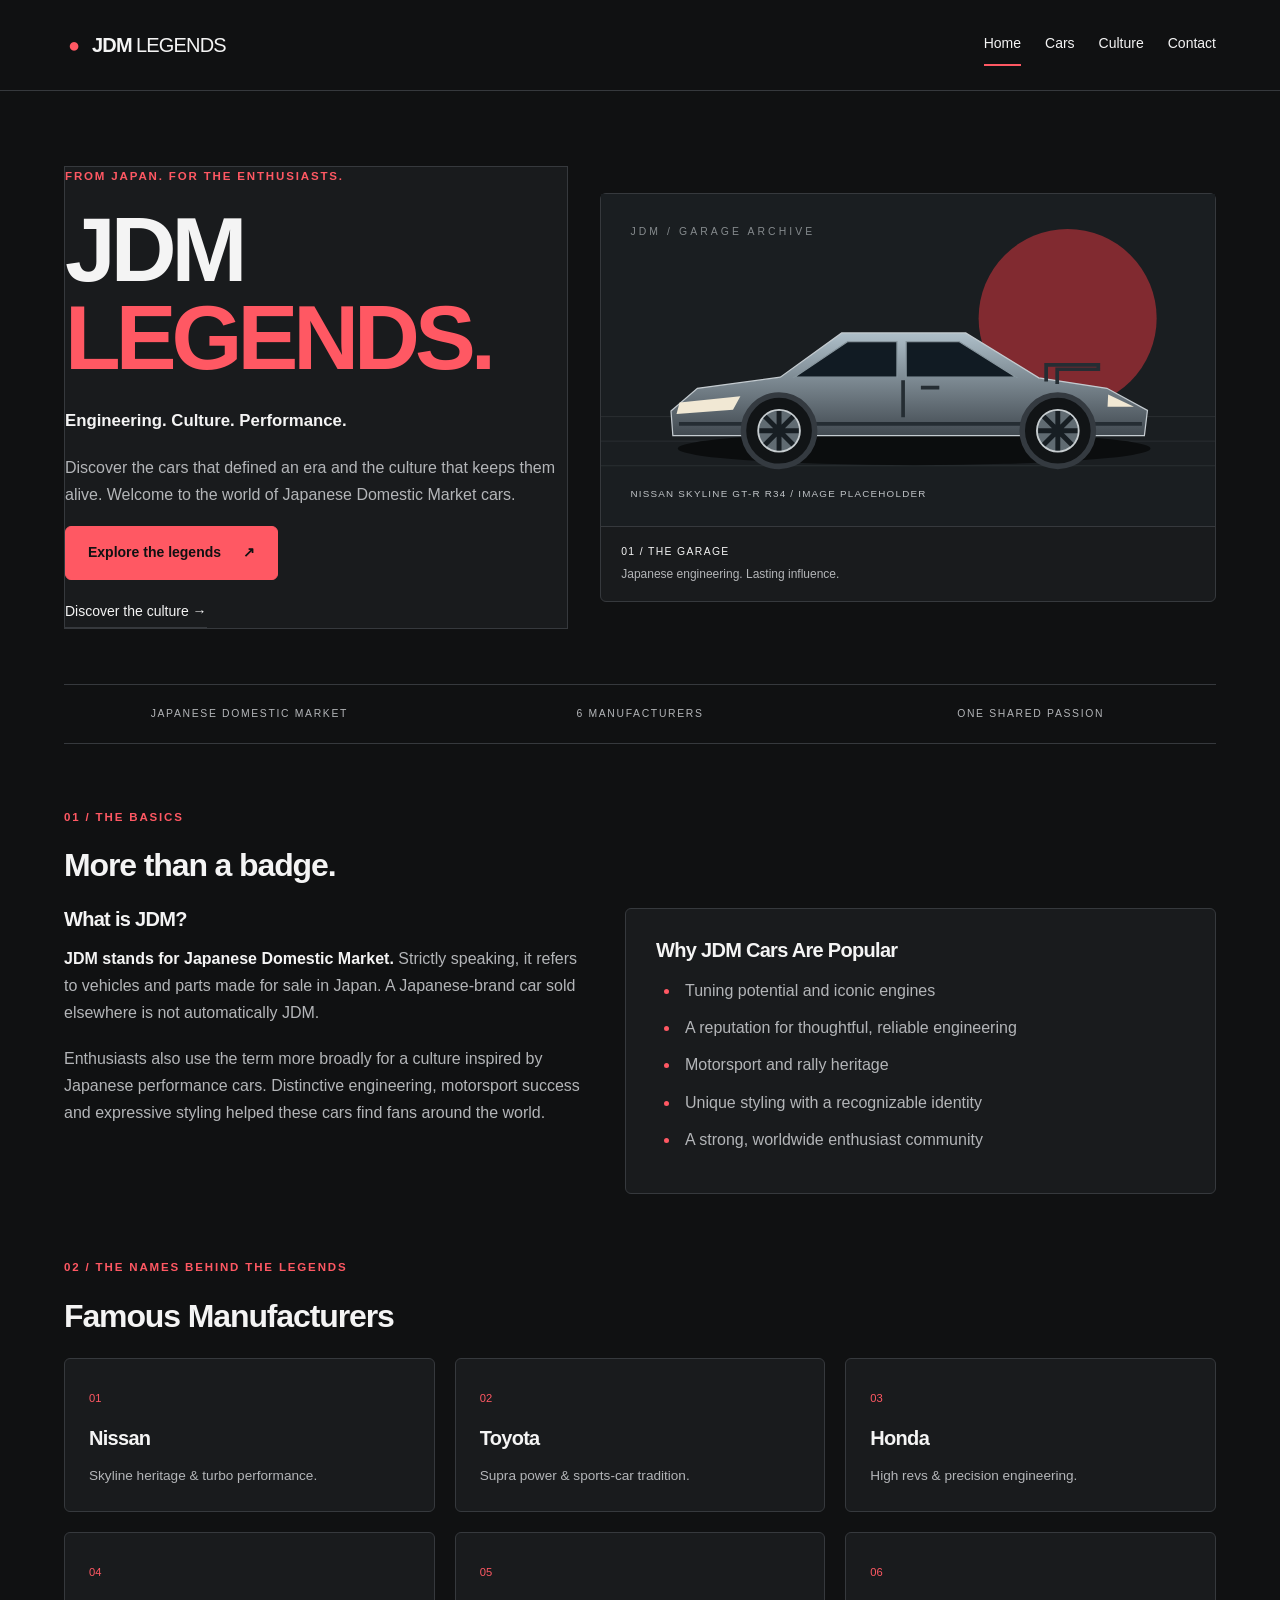
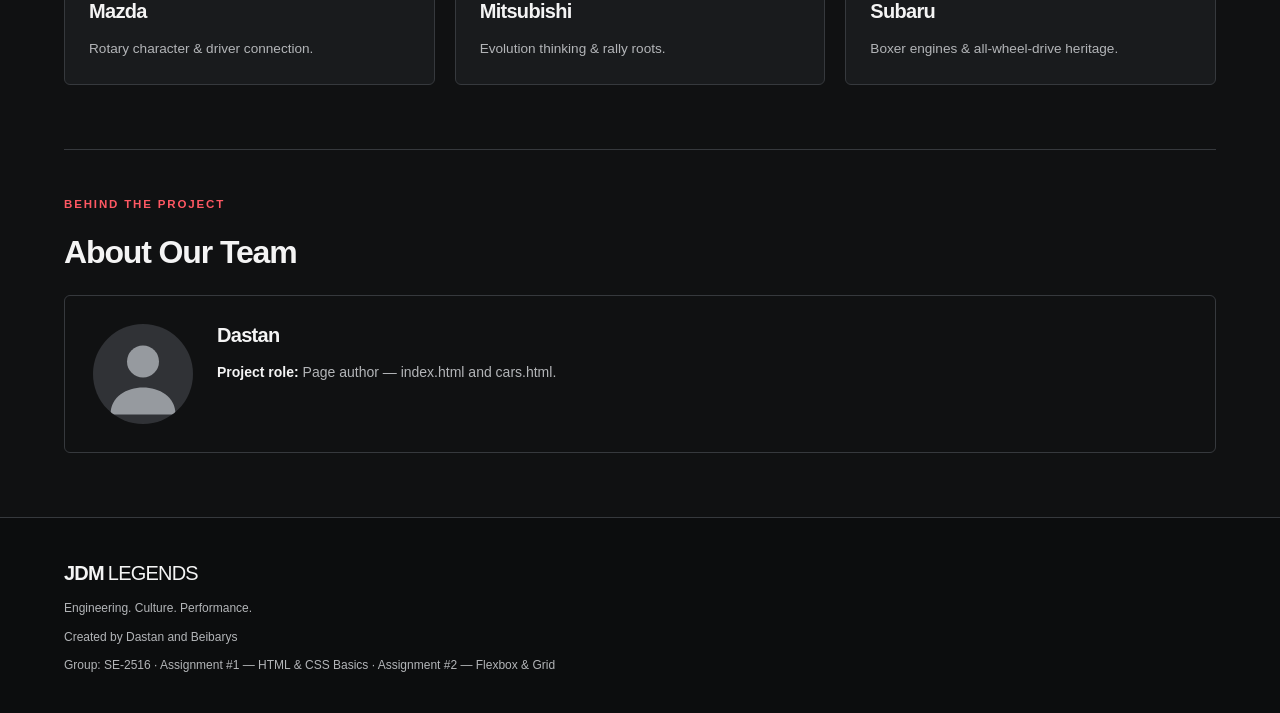
<file: index.html>
<!doctype html>
<html lang="en">
    <head>
        <meta charset="UTF-8" />
        <meta name="viewport" content="width=device-width, initial-scale=1.0" />
        <!--
        Team: [TEAM NAME]
        Student 1: Dastan
        Student 2: Beibarys
        Group: SE-2516
    -->
        <title>JDM Legends | Home</title>
        <meta
            name="description"
            content="Explore Japanese cars, culture and community with JDM Legends, an HTML and CSS student project."
        />
        <link rel="stylesheet" href="css/style.css" />
    </head>
    <body>
        <a class="skip-link" href="#main-content">Skip to content</a>
        <header id="main-header" class="site-header">
            <div class="container header-inner">
                <a class="brand" href="index.html"
                    ><span class="brand-mark" aria-hidden="true">●</span> JDM<span>LEGENDS</span></a
                >
                <nav class="nav-menu" aria-label="Main navigation">
                    <a href="index.html" class="active" aria-current="page">Home</a>
                    <a href="cars.html">Cars</a>
                    <a href="culture.html">Culture</a>
                    <a href="contact.html">Contact</a>
                </nav>
            </div>
        </header>
        <main id="main-content" class="container">
            <section class="hero">
                <div class="hero-copy">
                    <p class="eyebrow">From Japan. For the enthusiasts.</p>
                    <h1>JDM<br /><span>LEGENDS.</span></h1>
                    <p class="hero-tagline">Engineering. Culture. Performance.</p>
                    <p>
                        Discover the cars that defined an era and the culture that keeps them alive.
                        Welcome to the world of Japanese Domestic Market cars.
                    </p>
                    <a class="button" href="cars.html"
                        >Explore the legends <span aria-hidden="true">↗</span></a
                    >
                    <a class="text-link" href="culture.html">Discover the culture →</a>
                </div>
                <figure class="hero-image">
                    <img
                        src="images/r34-placeholder.svg"
                        alt="Generic sports coupe illustration, a placeholder for a Nissan Skyline GT-R R34 photograph"
                        width="1000"
                        height="540"
                    />
                    <figcaption>
                        <span>01 / THE GARAGE</span> Japanese engineering. Lasting influence.
                    </figcaption>
                </figure>
            </section>
            <div class="intro-strip">
                <span>JAPANESE DOMESTIC MARKET</span><span>6 MANUFACTURERS</span
                ><span>ONE SHARED PASSION</span>
            </div>
            <section class="section-block">
                <p class="eyebrow">01 / The basics</p>
                <h2>More than a badge.</h2>
                <div class="two-column">
                    <article>
                        <h3>What is JDM?</h3>
                        <p>
                            <strong>JDM stands for Japanese Domestic Market.</strong> Strictly
                            speaking, it refers to vehicles and parts made for sale in Japan. A
                            Japanese-brand car sold elsewhere is not automatically JDM.
                        </p>
                        <p>
                            Enthusiasts also use the term more broadly for a culture inspired by
                            Japanese performance cars. Distinctive engineering, motorsport success
                            and expressive styling helped these cars find fans around the world.
                        </p>
                    </article>
                    <article class="panel">
                        <h3>Why JDM Cars Are Popular</h3>
                        <ul class="feature-list">
                            <li>Tuning potential and iconic engines</li>
                            <li>A reputation for thoughtful, reliable engineering</li>
                            <li>Motorsport and rally heritage</li>
                            <li>Unique styling with a recognizable identity</li>
                            <li>A strong, worldwide enthusiast community</li>
                        </ul>
                    </article>
                </div>
            </section>
            <section class="section-block">
                <p class="eyebrow">02 / The names behind the legends</p>
                <h2>Famous Manufacturers</h2>
                <div class="manufacturer-list">
                    <article>
                        <span>01</span>
                        <h3>Nissan</h3>
                        <p>Skyline heritage &amp; turbo performance.</p>
                    </article>
                    <article>
                        <span>02</span>
                        <h3>Toyota</h3>
                        <p>Supra power &amp; sports-car tradition.</p>
                    </article>
                    <article>
                        <span>03</span>
                        <h3>Honda</h3>
                        <p>High revs &amp; precision engineering.</p>
                    </article>
                    <article>
                        <span>04</span>
                        <h3>Mazda</h3>
                        <p>Rotary character &amp; driver connection.</p>
                    </article>
                    <article>
                        <span>05</span>
                        <h3>Mitsubishi</h3>
                        <p>Evolution thinking &amp; rally roots.</p>
                    </article>
                    <article>
                        <span>06</span>
                        <h3>Subaru</h3>
                        <p>Boxer engines &amp; all-wheel-drive heritage.</p>
                    </article>
                </div>
            </section>
            <section class="team-section" aria-labelledby="team-heading">
                <p class="eyebrow">Behind the project</p>
                <h2 id="team-heading">About Our Team</h2>
                <article class="team-member">
                    <img
                        class="profile-image"
                        src="images/profile-placeholder.svg"
                        alt="Profile photo placeholder for Dastan"
                        width="100"
                        height="100"
                    />
                    <div class="team-copy">
                        <h3>Dastan</h3>
                        <p>
                            <strong>Project role:</strong> Page author — index.html and cars.html.
                        </p>
                    </div>
                </article>
            </section>
        </main>
        <footer class="site-footer">
            <div class="container">
                <a class="brand" href="index.html">JDM<span>LEGENDS</span></a>
                <p>Engineering. Culture. Performance.</p>
                <p>Created by Dastan and Beibarys</p>
                <p>
                    Group: SE-2516 · Assignment #1 — HTML &amp; CSS Basics · Assignment #2 — Flexbox
                    &amp; Grid
                </p>
            </div>
        </footer>
    </body>
</html>
</file>
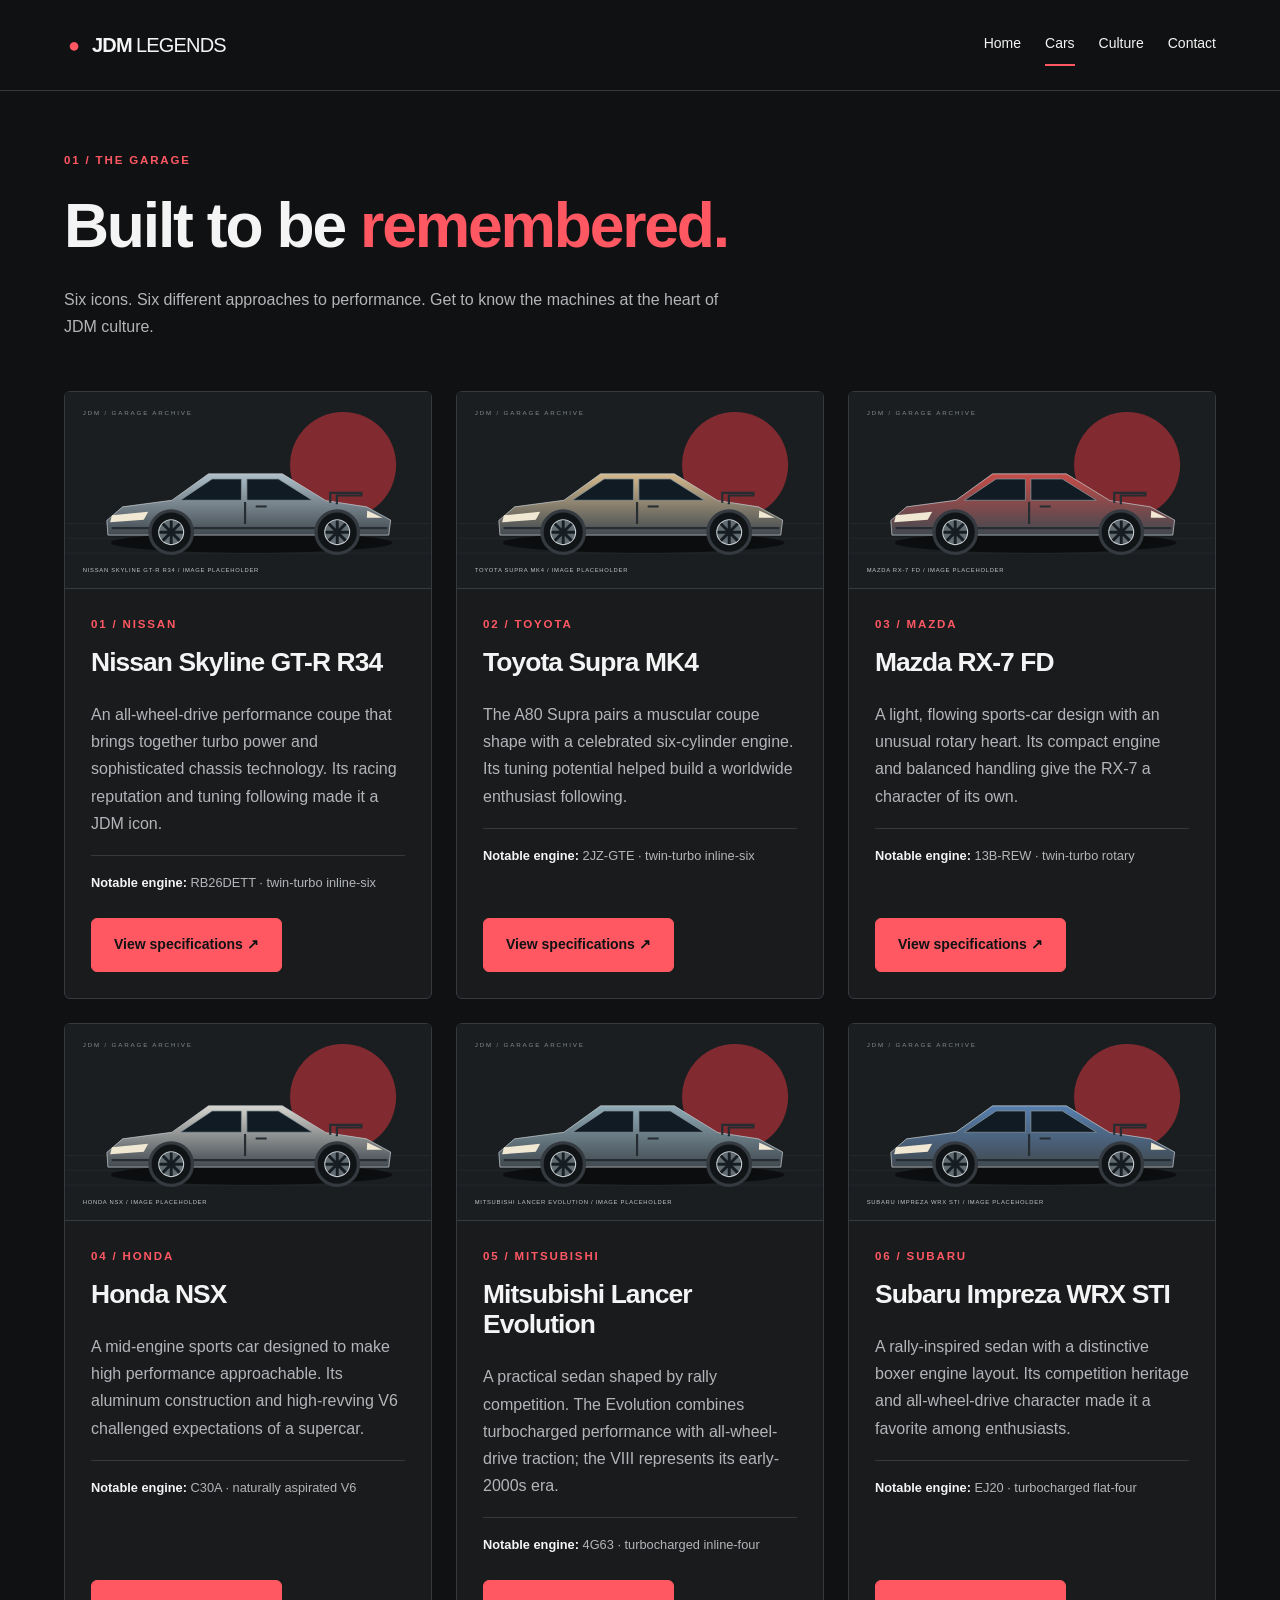
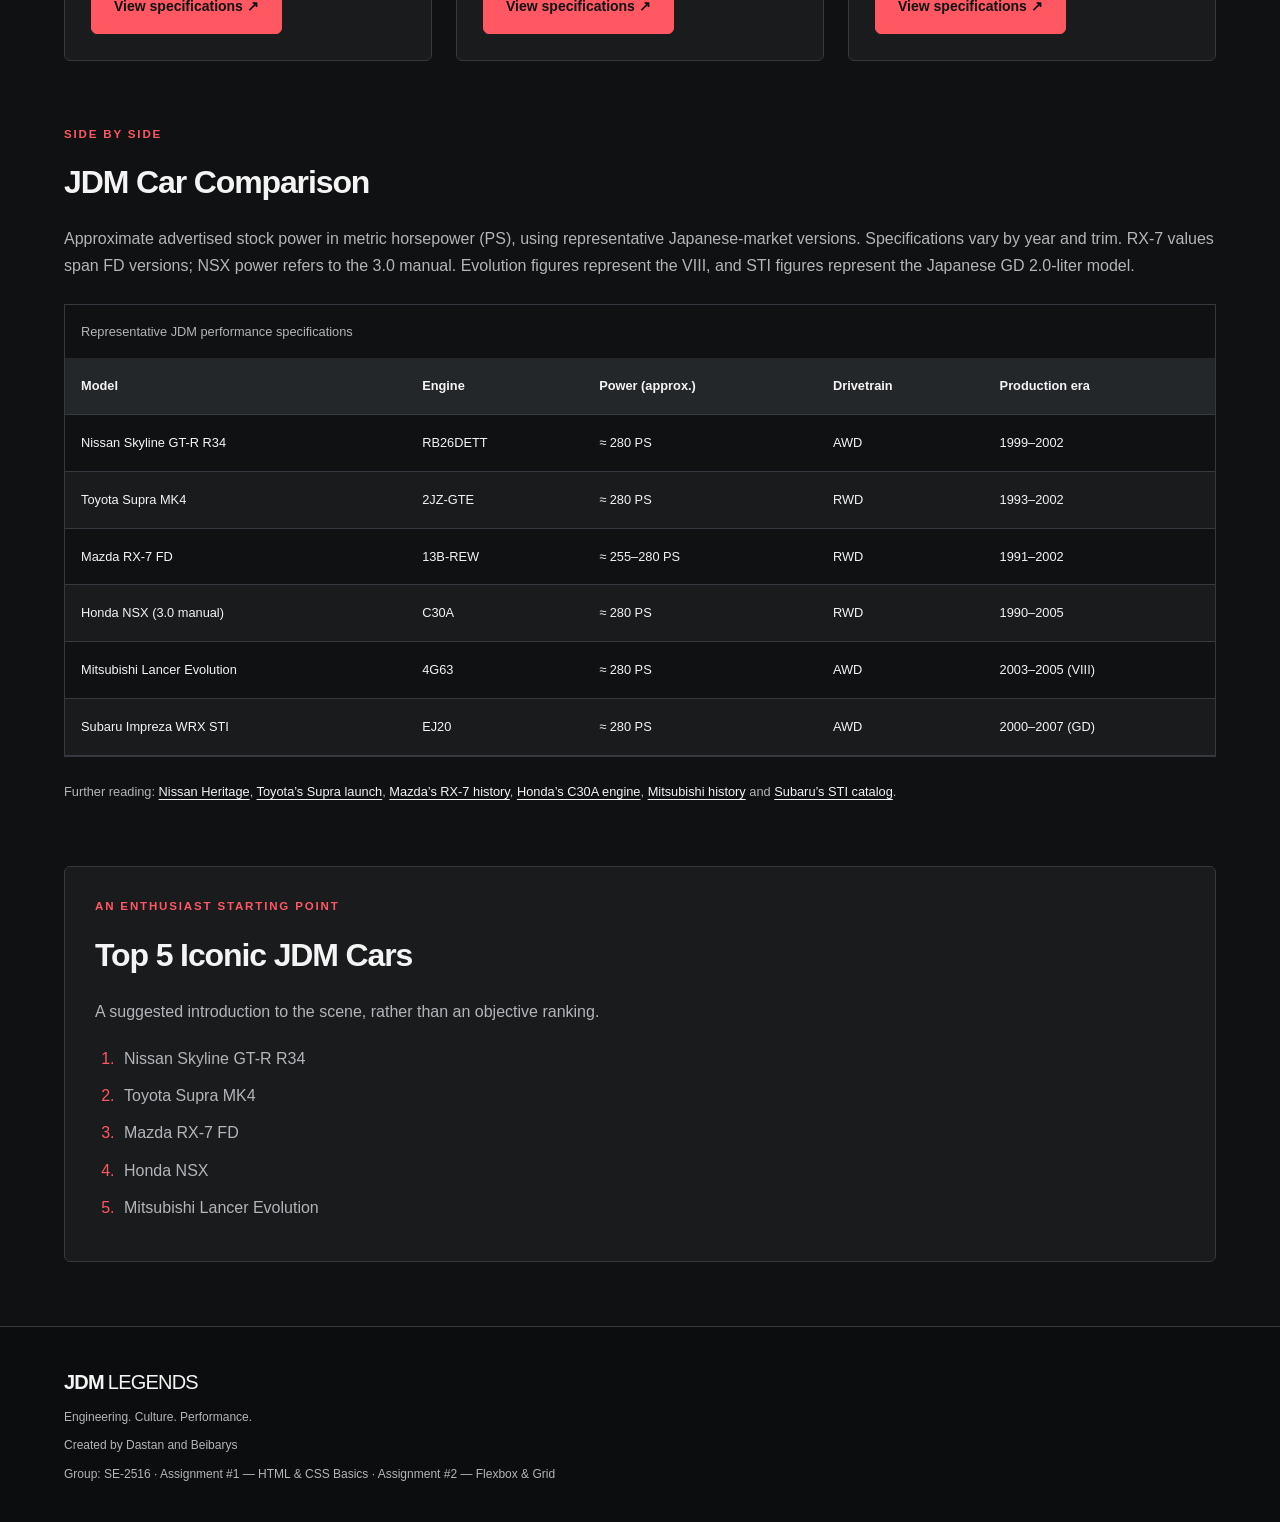
<file: cars.html>
<!doctype html>
<html lang="en">
    <head>
        <meta charset="UTF-8" />
        <meta name="viewport" content="width=device-width, initial-scale=1.0" />
        <!--
        Team: [TEAM NAME]
        Student 1: Dastan
        Student 2: Beibarys
        Group: SE-2516
    -->
        <title>JDM Legends | Cars</title>
        <meta
            name="description"
            content="Explore Japanese cars, culture and community with JDM Legends, an HTML and CSS student project."
        />
        <link rel="stylesheet" href="css/style.css" />
    </head>
    <body>
        <a class="skip-link" href="#main-content">Skip to content</a>
        <header id="main-header" class="site-header">
            <div class="container header-inner">
                <a class="brand" href="index.html"
                    ><span class="brand-mark" aria-hidden="true">●</span> JDM<span>LEGENDS</span></a
                >
                <nav class="nav-menu" aria-label="Main navigation">
                    <a href="index.html">Home</a>
                    <a href="cars.html" class="active" aria-current="page">Cars</a>
                    <a href="culture.html">Culture</a>
                    <a href="contact.html">Contact</a>
                </nav>
            </div>
        </header>
        <main id="main-content" class="container">
            <section class="page-intro">
                <p class="eyebrow">01 / The garage</p>
                <h1>Built to be <span>remembered.</span></h1>
                <p>
                    Six icons. Six different approaches to performance. Get to know the machines at
                    the heart of JDM culture.
                </p>
            </section>
            <section class="car-list car-cards" aria-label="Iconic Japanese cars">
                <article class="car-card">
                    <img
                        src="images/r34-placeholder.svg"
                        alt="Generic car illustration placeholder for Nissan Skyline GT-R R34; not a model-accurate drawing"
                        width="1000"
                        height="540"
                        loading="lazy"
                    />
                    <div class="card-body">
                        <p class="eyebrow">01 / Nissan</p>
                        <h2>Nissan Skyline GT-R R34</h2>
                        <p>
                            An all-wheel-drive performance coupe that brings together turbo power
                            and sophisticated chassis technology. Its racing reputation and tuning
                            following made it a JDM icon.
                        </p>
                        <p class="engine">
                            <strong>Notable engine:</strong> RB26DETT · twin-turbo inline-six
                        </p>
                        <a
                            class="button card-button"
                            href="#spec-r34"
                            aria-label="View specifications for Nissan Skyline GT-R R34"
                            >View specifications ↗</a
                        >
                    </div>
                </article>
                <article class="car-card">
                    <img
                        src="images/supra-placeholder.svg"
                        alt="Generic car illustration placeholder for Toyota Supra MK4; not a model-accurate drawing"
                        width="1000"
                        height="540"
                        loading="lazy"
                    />
                    <div class="card-body">
                        <p class="eyebrow">02 / Toyota</p>
                        <h2>Toyota Supra MK4</h2>
                        <p>
                            The A80 Supra pairs a muscular coupe shape with a celebrated
                            six-cylinder engine. Its tuning potential helped build a worldwide
                            enthusiast following.
                        </p>
                        <p class="engine">
                            <strong>Notable engine:</strong> 2JZ-GTE · twin-turbo inline-six
                        </p>
                        <a
                            class="button card-button"
                            href="#spec-supra"
                            aria-label="View specifications for Toyota Supra MK4"
                            >View specifications ↗</a
                        >
                    </div>
                </article>
                <article class="car-card">
                    <img
                        src="images/rx7-placeholder.svg"
                        alt="Generic car illustration placeholder for Mazda RX-7 FD; not a model-accurate drawing"
                        width="1000"
                        height="540"
                        loading="lazy"
                    />
                    <div class="card-body">
                        <p class="eyebrow">03 / Mazda</p>
                        <h2>Mazda RX-7 FD</h2>
                        <p>
                            A light, flowing sports-car design with an unusual rotary heart. Its
                            compact engine and balanced handling give the RX-7 a character of its
                            own.
                        </p>
                        <p class="engine">
                            <strong>Notable engine:</strong> 13B-REW · twin-turbo rotary
                        </p>
                        <a
                            class="button card-button"
                            href="#spec-rx7"
                            aria-label="View specifications for Mazda RX-7 FD"
                            >View specifications ↗</a
                        >
                    </div>
                </article>
                <article class="car-card">
                    <img
                        src="images/nsx-placeholder.svg"
                        alt="Generic car illustration placeholder for Honda NSX; not a model-accurate drawing"
                        width="1000"
                        height="540"
                        loading="lazy"
                    />
                    <div class="card-body">
                        <p class="eyebrow">04 / Honda</p>
                        <h2>Honda NSX</h2>
                        <p>
                            A mid-engine sports car designed to make high performance approachable.
                            Its aluminum construction and high-revving V6 challenged expectations of
                            a supercar.
                        </p>
                        <p class="engine">
                            <strong>Notable engine:</strong> C30A · naturally aspirated V6
                        </p>
                        <a
                            class="button card-button"
                            href="#spec-nsx"
                            aria-label="View specifications for Honda NSX"
                            >View specifications ↗</a
                        >
                    </div>
                </article>
                <article class="car-card">
                    <img
                        src="images/evo-placeholder.svg"
                        alt="Generic car illustration placeholder for Mitsubishi Lancer Evolution; not a model-accurate drawing"
                        width="1000"
                        height="540"
                        loading="lazy"
                    />
                    <div class="card-body">
                        <p class="eyebrow">05 / Mitsubishi</p>
                        <h2>Mitsubishi Lancer Evolution</h2>
                        <p>
                            A practical sedan shaped by rally competition. The Evolution combines
                            turbocharged performance with all-wheel-drive traction; the VIII
                            represents its early-2000s era.
                        </p>
                        <p class="engine">
                            <strong>Notable engine:</strong> 4G63 · turbocharged inline-four
                        </p>
                        <a
                            class="button card-button"
                            href="#spec-evo"
                            aria-label="View specifications for Mitsubishi Lancer Evolution"
                            >View specifications ↗</a
                        >
                    </div>
                </article>
                <article class="car-card">
                    <img
                        src="images/sti-placeholder.svg"
                        alt="Generic car illustration placeholder for Subaru Impreza WRX STI; not a model-accurate drawing"
                        width="1000"
                        height="540"
                        loading="lazy"
                    />
                    <div class="card-body">
                        <p class="eyebrow">06 / Subaru</p>
                        <h2>Subaru Impreza WRX STI</h2>
                        <p>
                            A rally-inspired sedan with a distinctive boxer engine layout. Its
                            competition heritage and all-wheel-drive character made it a favorite
                            among enthusiasts.
                        </p>
                        <p class="engine">
                            <strong>Notable engine:</strong> EJ20 · turbocharged flat-four
                        </p>
                        <a
                            class="button card-button"
                            href="#spec-sti"
                            aria-label="View specifications for Subaru Impreza WRX STI"
                            >View specifications ↗</a
                        >
                    </div>
                </article>
            </section>
            <section class="section-block">
                <p class="eyebrow">Side by side</p>
                <h2>JDM Car Comparison</h2>
                <p id="table-note">
                    Approximate advertised stock power in metric horsepower (PS), using
                    representative Japanese-market versions. Specifications vary by year and trim.
                    RX-7 values span FD versions; NSX power refers to the 3.0 manual. Evolution
                    figures represent the VIII, and STI figures represent the Japanese GD 2.0-liter
                    model.
                </p>
                <div
                    class="table-scroll"
                    role="region"
                    aria-label="Scrollable car comparison"
                    tabindex="0"
                >
                    <table aria-describedby="table-note">
                        <caption>
                            Representative JDM performance specifications
                        </caption>
                        <thead>
                            <tr>
                                <th scope="col">Model</th>
                                <th scope="col">Engine</th>
                                <th scope="col">Power (approx.)</th>
                                <th scope="col">Drivetrain</th>
                                <th scope="col">Production era</th>
                            </tr>
                        </thead>
                        <tbody>
                            <tr id="spec-r34" tabindex="-1">
                                <th scope="row">Nissan Skyline GT-R R34</th>
                                <td>RB26DETT</td>
                                <td>≈ 280 PS</td>
                                <td>AWD</td>
                                <td>1999–2002</td>
                            </tr>
                            <tr id="spec-supra" tabindex="-1">
                                <th scope="row">Toyota Supra MK4</th>
                                <td>2JZ-GTE</td>
                                <td>≈ 280 PS</td>
                                <td>RWD</td>
                                <td>1993–2002</td>
                            </tr>
                            <tr id="spec-rx7" tabindex="-1">
                                <th scope="row">Mazda RX-7 FD</th>
                                <td>13B-REW</td>
                                <td>≈ 255–280 PS</td>
                                <td>RWD</td>
                                <td>1991–2002</td>
                            </tr>
                            <tr id="spec-nsx" tabindex="-1">
                                <th scope="row">Honda NSX (3.0 manual)</th>
                                <td>C30A</td>
                                <td>≈ 280 PS</td>
                                <td>RWD</td>
                                <td>1990–2005</td>
                            </tr>
                            <tr id="spec-evo" tabindex="-1">
                                <th scope="row">Mitsubishi Lancer Evolution</th>
                                <td>4G63</td>
                                <td>≈ 280 PS</td>
                                <td>AWD</td>
                                <td>2003–2005 (VIII)</td>
                            </tr>
                            <tr id="spec-sti" tabindex="-1">
                                <th scope="row">Subaru Impreza WRX STI</th>
                                <td>EJ20</td>
                                <td>≈ 280 PS</td>
                                <td>AWD</td>
                                <td>2000–2007 (GD)</td>
                            </tr>
                        </tbody>
                    </table>
                </div>
                <p class="source-note">
                    Further reading:
                    <a href="https://www.nissan.co.jp/HERITAGE/DETAIL/280.html">Nissan Heritage</a>,
                    <a href="https://global.toyota/en/detail/7868203">Toyota’s Supra launch</a>,
                    <a
                        href="https://newsroom.mazda.com/en/publicity/release/1998/9812/981215be.html"
                        >Mazda’s RX-7 history</a
                    >,
                    <a href="https://global.honda/en/tech/engine/car/C30A_NSX_vtec_DOHC/"
                        >Honda’s C30A engine</a
                    >,
                    <a href="https://www.mitsubishi-motors.com/en/company/history/car/"
                        >Mitsubishi history</a
                    >
                    and
                    <a href="https://ucar.subaru.jp/php/catalog/grade.php?cat_id=10020623"
                        >Subaru’s STI catalog</a
                    >.
                </p>
            </section>
            <section class="panel section-block">
                <p class="eyebrow">An enthusiast starting point</p>
                <h2>Top 5 Iconic JDM Cars</h2>
                <p>A suggested introduction to the scene, rather than an objective ranking.</p>
                <ol class="ranking-list">
                    <li>Nissan Skyline GT-R R34</li>
                    <li>Toyota Supra MK4</li>
                    <li>Mazda RX-7 FD</li>
                    <li>Honda NSX</li>
                    <li>Mitsubishi Lancer Evolution</li>
                </ol>
            </section>
        </main>
        <footer class="site-footer">
            <div class="container">
                <a class="brand" href="index.html">JDM<span>LEGENDS</span></a>
                <p>Engineering. Culture. Performance.</p>
                <p>Created by Dastan and Beibarys</p>
                <p>
                    Group: SE-2516 · Assignment #1 — HTML &amp; CSS Basics · Assignment #2 — Flexbox
                    &amp; Grid
                </p>
            </div>
        </footer>
    </body>
</html>
</file>
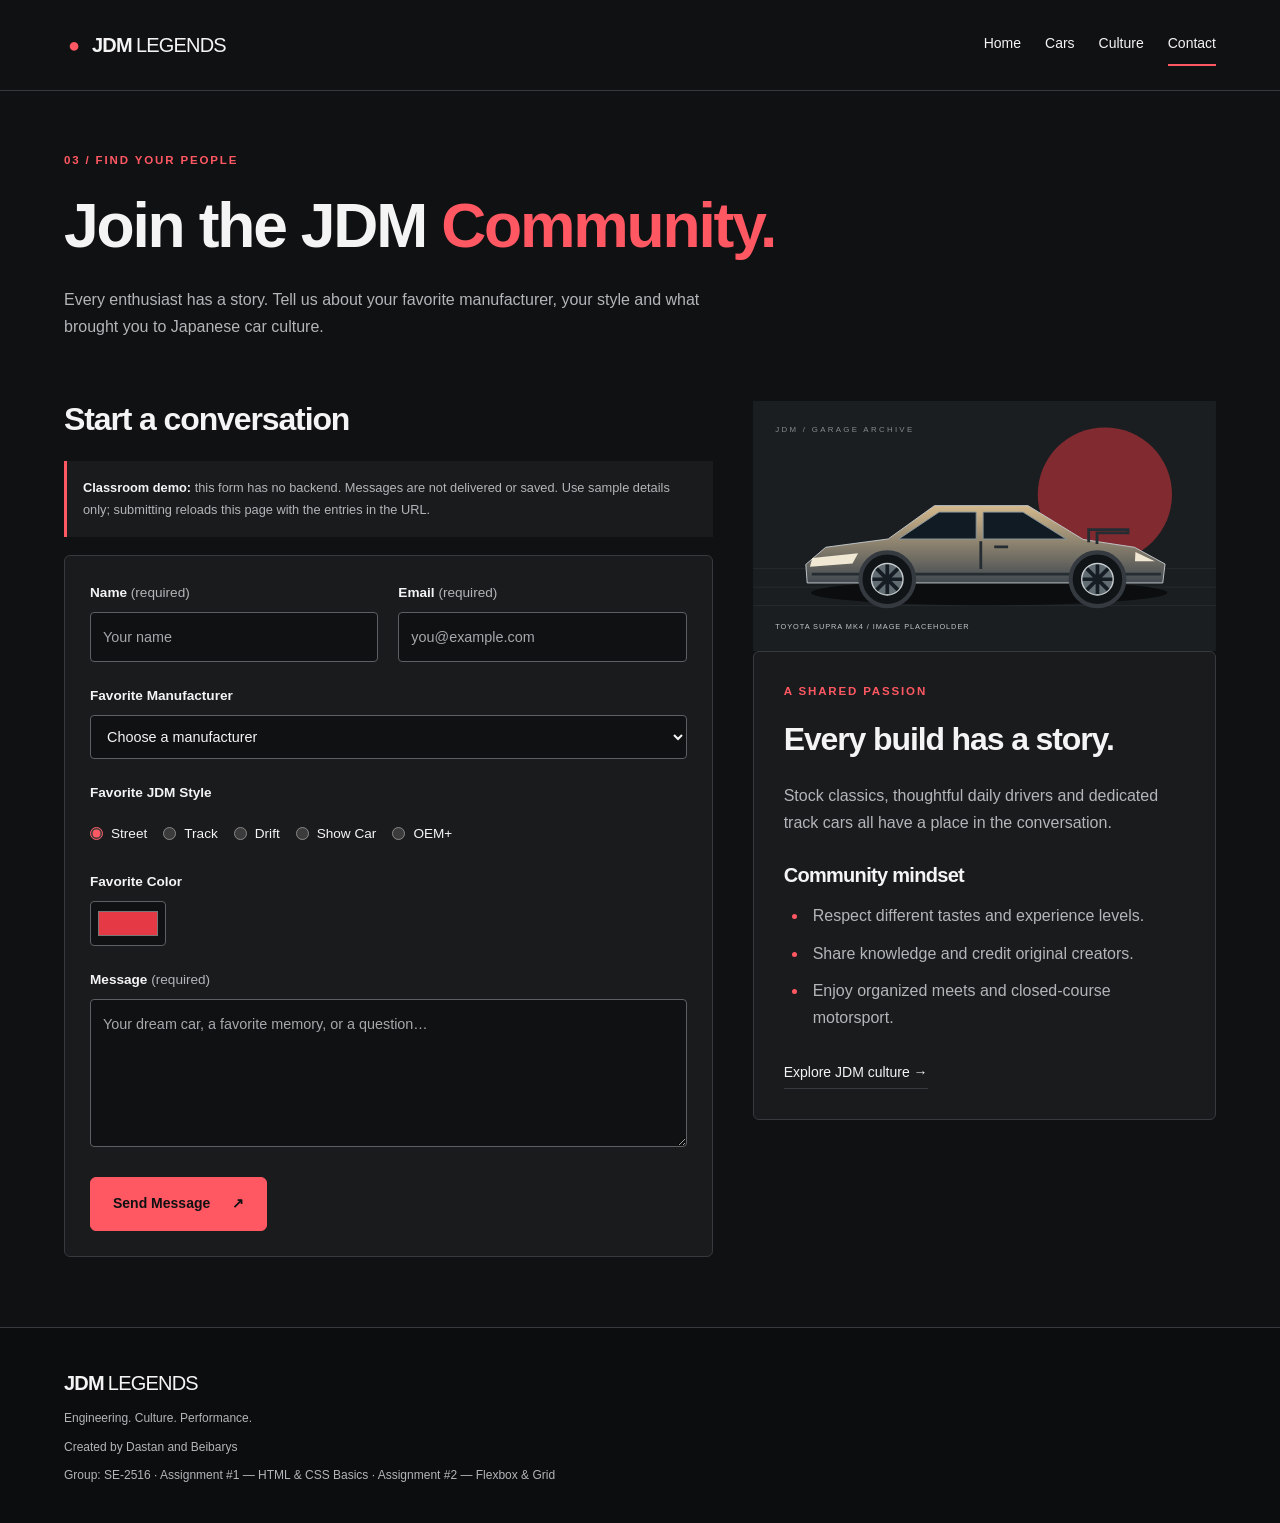
<file: contact.html>
<!doctype html>
<html lang="en">
    <head>
        <meta charset="UTF-8" />
        <meta name="viewport" content="width=device-width, initial-scale=1.0" />
        <!--
        Team: [TEAM NAME]
        Student 1: Dastan
        Student 2: Beibarys
        Group: SE-2516
    -->
        <title>JDM Legends | Contact</title>
        <meta
            name="description"
            content="Explore Japanese cars, culture and community with JDM Legends, an HTML and CSS student project."
        />
        <link rel="stylesheet" href="css/style.css" />
    </head>
    <body>
        <a class="skip-link" href="#main-content">Skip to content</a>
        <header id="main-header" class="site-header">
            <div class="container header-inner">
                <a class="brand" href="index.html"
                    ><span class="brand-mark" aria-hidden="true">●</span> JDM<span>LEGENDS</span></a
                >
                <nav class="nav-menu" aria-label="Main navigation">
                    <a href="index.html">Home</a>
                    <a href="cars.html">Cars</a>
                    <a href="culture.html">Culture</a>
                    <a href="contact.html" class="active" aria-current="page">Contact</a>
                </nav>
            </div>
        </header>
        <main id="main-content" class="container">
            <section class="page-intro">
                <p class="eyebrow">03 / Find your people</p>
                <h1>Join the JDM <span>Community.</span></h1>
                <p>
                    Every enthusiast has a story. Tell us about your favorite manufacturer, your
                    style and what brought you to Japanese car culture.
                </p>
            </section>
            <div class="contact-layout">
                <section class="form-section" aria-labelledby="form-heading">
                    <h2 id="form-heading">Start a conversation</h2>
                    <p id="demo-note" class="notice">
                        <strong>Classroom demo:</strong> this form has no backend. Messages are not
                        delivered or saved. Use sample details only; submitting reloads this page
                        with the entries in the URL.
                    </p>
                    <form
                        id="contact-form"
                        class="contact-form"
                        action="#"
                        method="get"
                        aria-describedby="demo-note"
                    >
                        <div class="form-row">
                            <div class="form-field">
                                <label for="name">Name <span>(required)</span></label>
                                <input
                                    id="name"
                                    name="name"
                                    type="text"
                                    placeholder="Your name"
                                    autocomplete="name"
                                    required
                                    maxlength="100"
                                />
                            </div>
                            <div class="form-field">
                                <label for="email">Email <span>(required)</span></label>
                                <input
                                    id="email"
                                    name="email"
                                    type="email"
                                    placeholder="you@example.com"
                                    autocomplete="email"
                                    required
                                />
                            </div>
                        </div>
                        <label for="manufacturer">Favorite Manufacturer</label>
                        <select id="manufacturer" name="manufacturer">
                            <option value="">Choose a manufacturer</option>
                            <option value="nissan">Nissan</option>
                            <option value="toyota">Toyota</option>
                            <option value="honda">Honda</option>
                            <option value="mazda">Mazda</option>
                            <option value="mitsubishi">Mitsubishi</option>
                            <option value="subaru">Subaru</option>
                            <option value="other">Other</option>
                        </select>
                        <fieldset>
                            <legend>Favorite JDM Style</legend>
                            <div class="radio-options">
                                <label
                                    ><input type="radio" name="style" value="street" checked />
                                    Street</label
                                >
                                <label
                                    ><input type="radio" name="style" value="track" /> Track</label
                                >
                                <label
                                    ><input type="radio" name="style" value="drift" /> Drift</label
                                >
                                <label
                                    ><input type="radio" name="style" value="show" /> Show
                                    Car</label
                                >
                                <label
                                    ><input type="radio" name="style" value="oem-plus" />
                                    OEM+</label
                                >
                            </div>
                        </fieldset>
                        <label for="color">Favorite Color</label>
                        <input id="color" name="color" type="color" value="#e63946" />
                        <label for="message">Message <span>(required)</span></label>
                        <textarea
                            id="message"
                            name="message"
                            rows="5"
                            placeholder="Your dream car, a favorite memory, or a question…"
                            required
                            maxlength="2000"
                        ></textarea>
                        <button class="button" type="submit">
                            Send Message <span aria-hidden="true">↗</span>
                        </button>
                    </form>
                </section>
                <aside class="community-panel">
                    <img
                        src="images/supra-placeholder.svg"
                        alt="Generic sports coupe illustration placeholder for a Toyota Supra community feature"
                        width="1000"
                        height="540"
                    />
                    <div class="panel">
                        <p class="eyebrow">A shared passion</p>
                        <h2>Every build has a story.</h2>
                        <p>
                            Stock classics, thoughtful daily drivers and dedicated track cars all
                            have a place in the conversation.
                        </p>
                        <h3>Community mindset</h3>
                        <ul class="feature-list">
                            <li>Respect different tastes and experience levels.</li>
                            <li>Share knowledge and credit original creators.</li>
                            <li>Enjoy organized meets and closed-course motorsport.</li>
                        </ul>
                        <a class="text-link" href="culture.html">Explore JDM culture →</a>
                    </div>
                </aside>
            </div>
        </main>
        <footer class="site-footer">
            <div class="container">
                <a class="brand" href="index.html">JDM<span>LEGENDS</span></a>
                <p>Engineering. Culture. Performance.</p>
                <p>Created by Dastan and Beibarys</p>
                <p>
                    Group: SE-2516 · Assignment #1 — HTML &amp; CSS Basics · Assignment #2 — Flexbox
                    &amp; Grid
                </p>
            </div>
        </footer>
    </body>
</html>
</file>
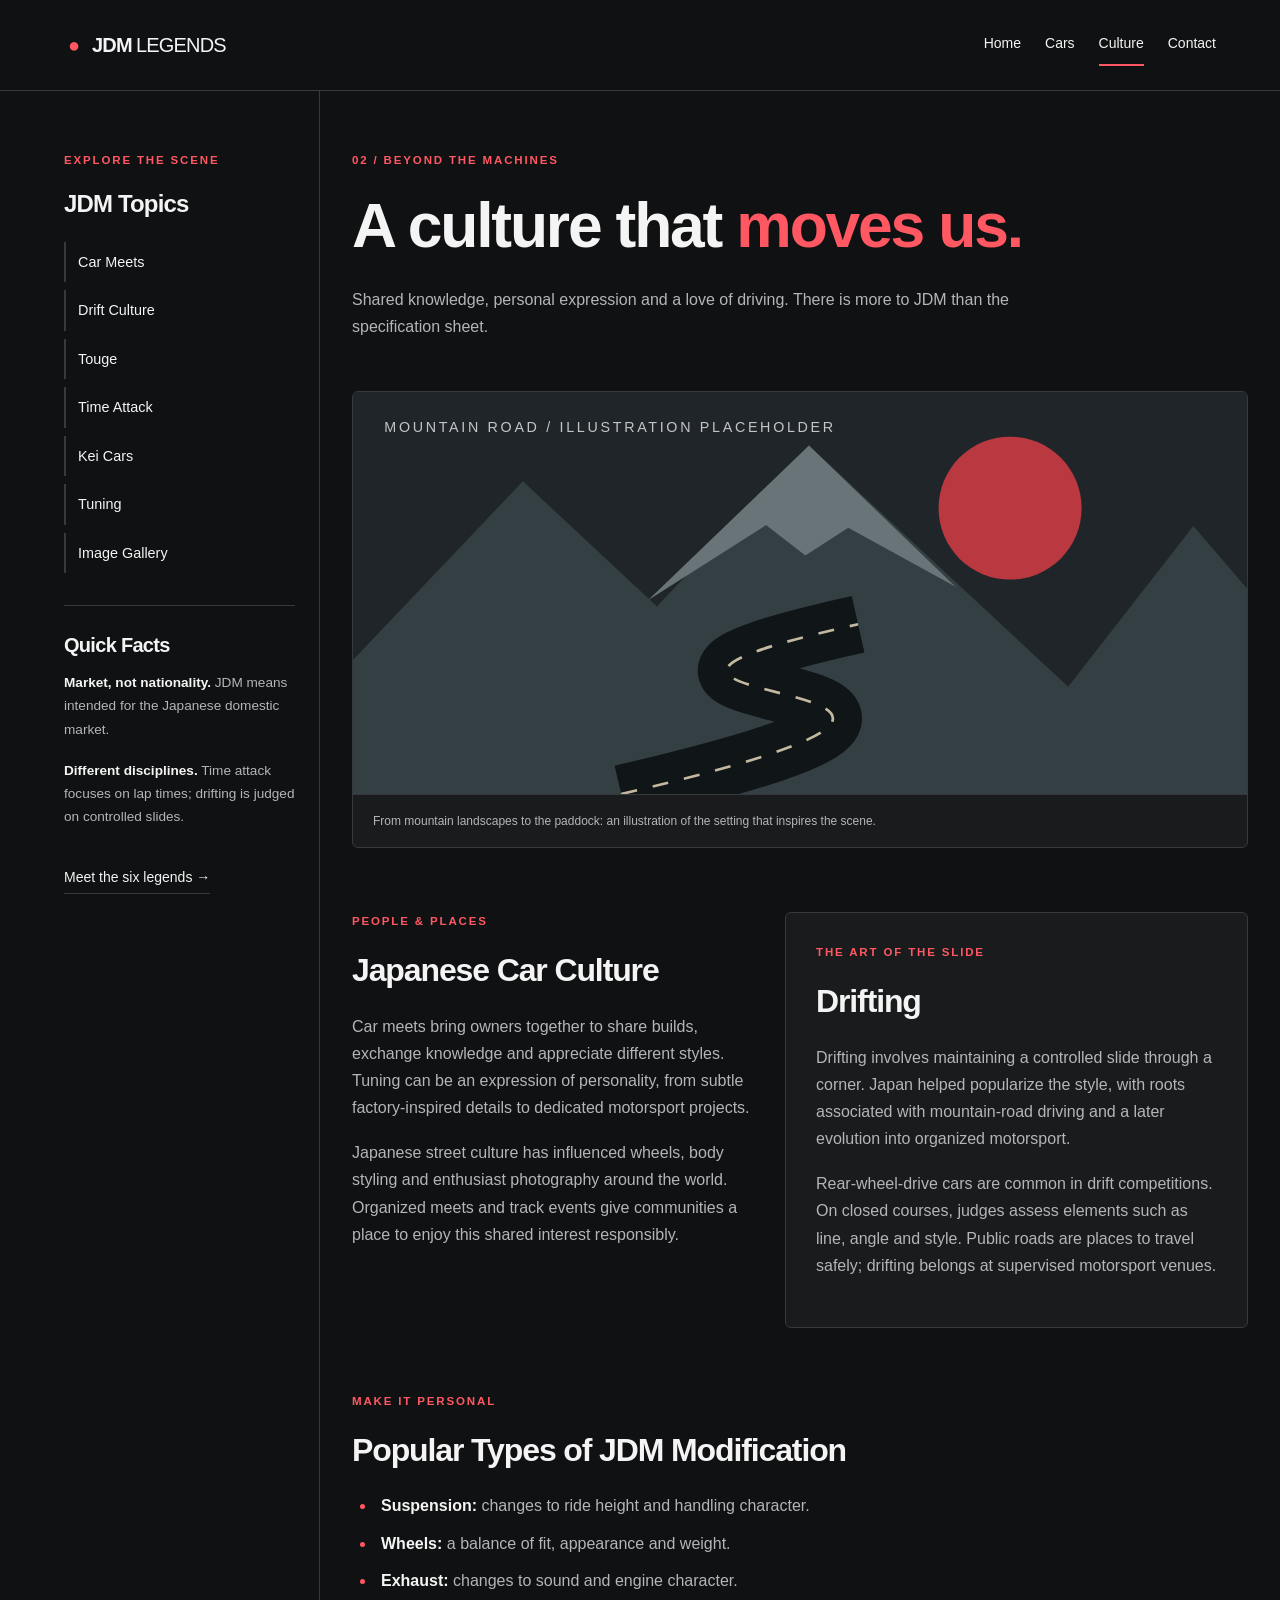
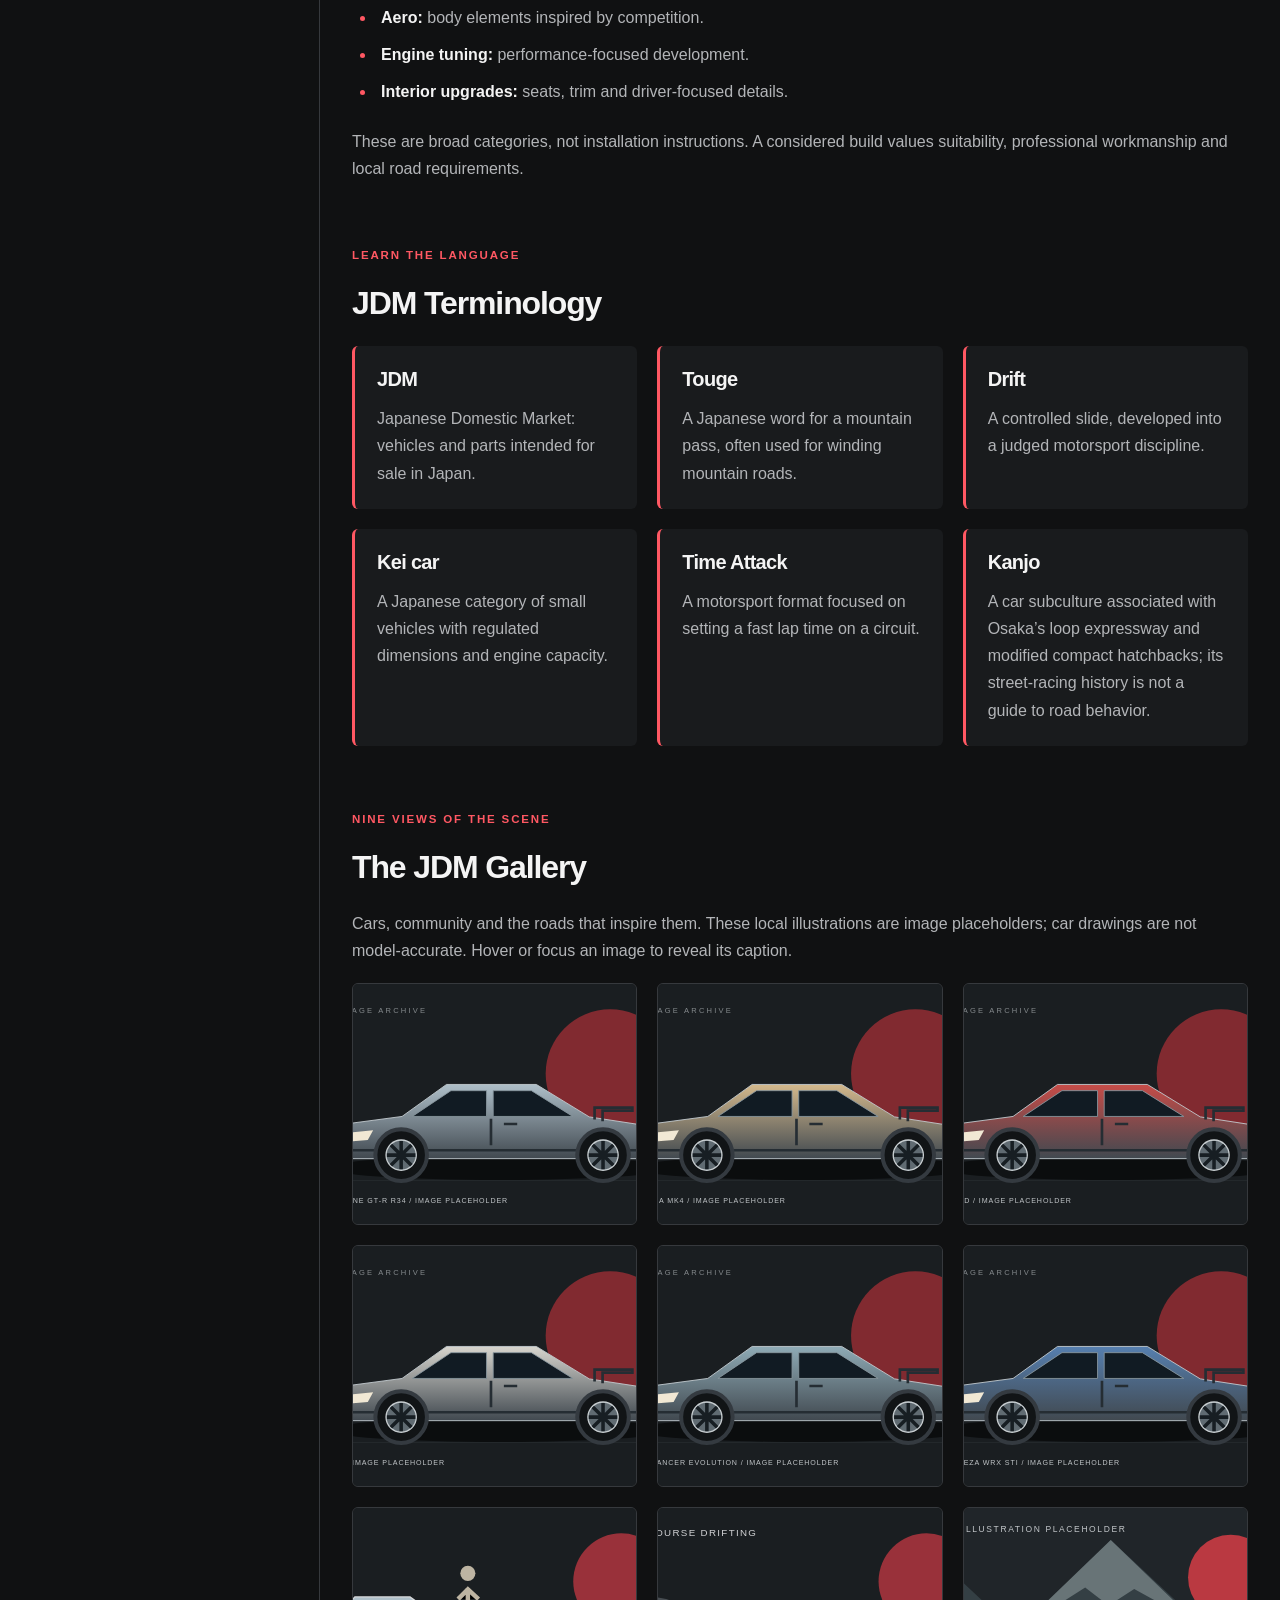
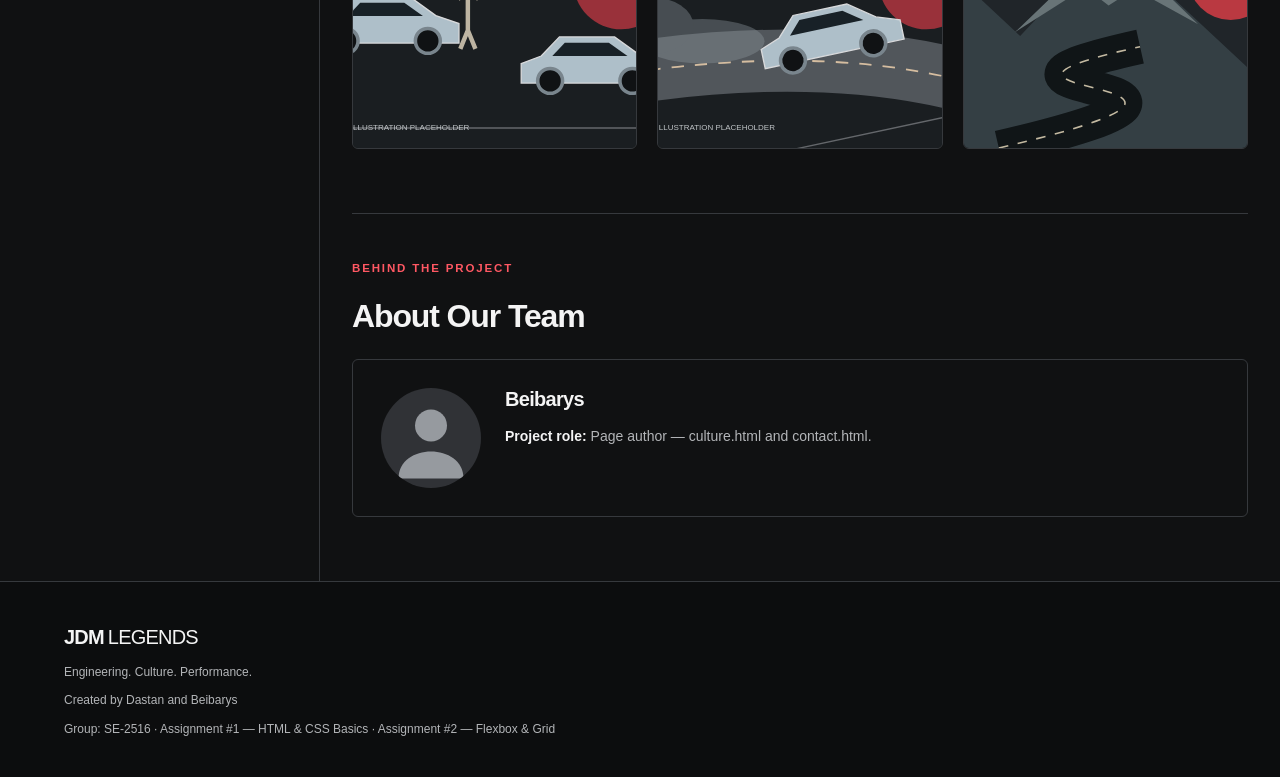
<file: culture.html>
<!doctype html>
<html lang="en">
    <head>
        <meta charset="UTF-8" />
        <meta name="viewport" content="width=device-width, initial-scale=1.0" />
        <!--
        Team: [TEAM NAME]
        Student 1: Dastan
        Student 2: Beibarys
        Group: SE-2516
    -->
        <title>JDM Legends | Culture</title>
        <meta
            name="description"
            content="Explore Japanese cars, culture and community with JDM Legends, an HTML and CSS student project."
        />
        <link rel="stylesheet" href="css/style.css" />
    </head>
    <body class="culture-page">
        <a class="skip-link" href="#main-content">Skip to content</a>
        <div class="page-grid">
            <header id="main-header" class="site-header grid-header">
                <div class="container header-inner">
                    <a class="brand" href="index.html"
                        ><span class="brand-mark" aria-hidden="true">●</span> JDM<span
                            >LEGENDS</span
                        ></a
                    >
                    <nav class="nav-menu" aria-label="Main navigation">
                        <a href="index.html">Home</a>
                        <a href="cars.html">Cars</a>
                        <a href="culture.html" class="active" aria-current="page">Culture</a>
                        <a href="contact.html">Contact</a>
                    </nav>
                </div>
            </header>
            <aside class="grid-sidebar" aria-labelledby="topics-heading">
                <p class="eyebrow">Explore the scene</p>
                <h2 id="topics-heading">JDM Topics</h2>
                <nav class="topic-menu" aria-label="Culture topics">
                    <a href="#car-meets">Car Meets</a>
                    <a href="#drifting">Drift Culture</a>
                    <a href="#touge">Touge</a>
                    <a href="#time-attack">Time Attack</a>
                    <a href="#kei-cars">Kei Cars</a>
                    <a href="#tuning">Tuning</a>
                    <a href="#gallery">Image Gallery</a>
                </nav>
                <section class="sidebar-facts" aria-labelledby="facts-heading">
                    <h3 id="facts-heading">Quick Facts</h3>
                    <p>
                        <strong>Market, not nationality.</strong> JDM means intended for the
                        Japanese domestic market.
                    </p>
                    <p>
                        <strong>Different disciplines.</strong> Time attack focuses on lap times;
                        drifting is judged on controlled slides.
                    </p>
                    <a class="text-link" href="cars.html">Meet the six legends →</a>
                </section>
            </aside>
            <main id="main-content" class="container grid-main">
                <section class="page-intro">
                    <p class="eyebrow">02 / Beyond the machines</p>
                    <h1>A culture that <span>moves us.</span></h1>
                    <p>
                        Shared knowledge, personal expression and a love of driving. There is more
                        to JDM than the specification sheet.
                    </p>
                </section>
                <figure class="wide-image">
                    <img
                        src="images/culture-placeholder.svg"
                        alt="Illustrated Japanese mountain road beneath a red sun, a placeholder for a culture photograph"
                        width="1000"
                        height="450"
                    />
                    <figcaption>
                        From mountain landscapes to the paddock: an illustration of the setting that
                        inspires the scene.
                    </figcaption>
                </figure>
                <section class="section-block two-column">
                    <article>
                        <p class="eyebrow">People &amp; places</p>
                        <h2 id="car-meets">Japanese Car Culture</h2>
                        <p>
                            Car meets bring owners together to share builds, exchange knowledge and
                            appreciate different styles. Tuning can be an expression of personality,
                            from subtle factory-inspired details to dedicated motorsport projects.
                        </p>
                        <p>
                            Japanese street culture has influenced wheels, body styling and
                            enthusiast photography around the world. Organized meets and track
                            events give communities a place to enjoy this shared interest
                            responsibly.
                        </p>
                    </article>
                    <article class="panel">
                        <p class="eyebrow">The art of the slide</p>
                        <h2 id="drifting">Drifting</h2>
                        <p>
                            Drifting involves maintaining a controlled slide through a corner. Japan
                            helped popularize the style, with roots associated with mountain-road
                            driving and a later evolution into organized motorsport.
                        </p>
                        <p>
                            Rear-wheel-drive cars are common in drift competitions. On closed
                            courses, judges assess elements such as line, angle and style. Public
                            roads are places to travel safely; drifting belongs at supervised
                            motorsport venues.
                        </p>
                    </article>
                </section>
                <section class="section-block">
                    <p class="eyebrow">Make it personal</p>
                    <h2 id="tuning">Popular Types of JDM Modification</h2>
                    <ul class="modification-list">
                        <li>
                            <strong>Suspension:</strong> changes to ride height and handling
                            character.
                        </li>
                        <li><strong>Wheels:</strong> a balance of fit, appearance and weight.</li>
                        <li><strong>Exhaust:</strong> changes to sound and engine character.</li>
                        <li><strong>Aero:</strong> body elements inspired by competition.</li>
                        <li><strong>Engine tuning:</strong> performance-focused development.</li>
                        <li>
                            <strong>Interior upgrades:</strong> seats, trim and driver-focused
                            details.
                        </li>
                    </ul>
                    <p>
                        These are broad categories, not installation instructions. A considered
                        build values suitability, professional workmanship and local road
                        requirements.
                    </p>
                </section>
                <section class="section-block">
                    <p class="eyebrow">Learn the language</p>
                    <h2>JDM Terminology</h2>
                    <div class="terms">
                        <article class="culture-item">
                            <h3>JDM</h3>
                            <p>
                                Japanese Domestic Market: vehicles and parts intended for sale in
                                Japan.
                            </p>
                        </article>
                        <article class="culture-item">
                            <h3 id="touge">Touge</h3>
                            <p>
                                A Japanese word for a mountain pass, often used for winding mountain
                                roads.
                            </p>
                        </article>
                        <article class="culture-item">
                            <h3>Drift</h3>
                            <p>
                                A controlled slide, developed into a judged motorsport discipline.
                            </p>
                        </article>
                        <article class="culture-item">
                            <h3 id="kei-cars">Kei car</h3>
                            <p>
                                A Japanese category of small vehicles with regulated dimensions and
                                engine capacity.
                            </p>
                        </article>
                        <article class="culture-item">
                            <h3 id="time-attack">Time Attack</h3>
                            <p>
                                A motorsport format focused on setting a fast lap time on a circuit.
                            </p>
                        </article>
                        <article class="culture-item">
                            <h3>Kanjo</h3>
                            <p>
                                A car subculture associated with Osaka’s loop expressway and
                                modified compact hatchbacks; its street-racing history is not a
                                guide to road behavior.
                            </p>
                        </article>
                    </div>
                </section>
                <section id="gallery" class="section-block" aria-labelledby="gallery-heading">
                    <p class="eyebrow">Nine views of the scene</p>
                    <h2 id="gallery-heading">The JDM Gallery</h2>
                    <p>
                        Cars, community and the roads that inspire them. These local illustrations
                        are image placeholders; car drawings are not model-accurate. Hover or focus
                        an image to reveal its caption.
                    </p>
                    <div class="jdm-gallery">
                        <figure class="gallery-item" tabindex="0">
                            <img
                                src="images/r34-placeholder.svg"
                                alt="Generic car illustration placeholder for Nissan Skyline GT-R R34"
                                width="1000"
                                height="540"
                                loading="lazy"
                            />
                            <figcaption class="gallery-caption">Nissan Skyline GT-R R34</figcaption>
                        </figure>
                        <figure class="gallery-item" tabindex="0">
                            <img
                                src="images/supra-placeholder.svg"
                                alt="Generic car illustration placeholder for Toyota Supra MK4"
                                width="1000"
                                height="540"
                                loading="lazy"
                            />
                            <figcaption class="gallery-caption">Toyota Supra MK4</figcaption>
                        </figure>
                        <figure class="gallery-item" tabindex="0">
                            <img
                                src="images/rx7-placeholder.svg"
                                alt="Generic car illustration placeholder for Mazda RX-7 FD"
                                width="1000"
                                height="540"
                                loading="lazy"
                            />
                            <figcaption class="gallery-caption">Mazda RX-7 FD</figcaption>
                        </figure>
                        <figure class="gallery-item" tabindex="0">
                            <img
                                src="images/nsx-placeholder.svg"
                                alt="Generic car illustration placeholder for Honda NSX"
                                width="1000"
                                height="540"
                                loading="lazy"
                            />
                            <figcaption class="gallery-caption">Honda NSX</figcaption>
                        </figure>
                        <figure class="gallery-item" tabindex="0">
                            <img
                                src="images/evo-placeholder.svg"
                                alt="Generic car illustration placeholder for Mitsubishi Lancer Evolution"
                                width="1000"
                                height="540"
                                loading="lazy"
                            />
                            <figcaption class="gallery-caption">
                                Mitsubishi Lancer Evolution
                            </figcaption>
                        </figure>
                        <figure class="gallery-item" tabindex="0">
                            <img
                                src="images/sti-placeholder.svg"
                                alt="Generic car illustration placeholder for Subaru Impreza WRX STI"
                                width="1000"
                                height="540"
                                loading="lazy"
                            />
                            <figcaption class="gallery-caption">Subaru Impreza WRX STI</figcaption>
                        </figure>
                        <figure class="gallery-item" tabindex="0">
                            <img
                                src="images/meet-placeholder.svg"
                                alt="Car meet illustration placeholder"
                                width="1000"
                                height="540"
                                loading="lazy"
                            />
                            <figcaption class="gallery-caption">Car meet</figcaption>
                        </figure>
                        <figure class="gallery-item" tabindex="0">
                            <img
                                src="images/drift-placeholder.svg"
                                alt="Closed-course drifting illustration placeholder"
                                width="1000"
                                height="540"
                                loading="lazy"
                            />
                            <figcaption class="gallery-caption">Closed-course drifting</figcaption>
                        </figure>
                        <figure class="gallery-item" tabindex="0">
                            <img
                                src="images/culture-placeholder.svg"
                                alt="Japanese mountain road illustration placeholder"
                                width="1000"
                                height="450"
                                loading="lazy"
                            />
                            <figcaption class="gallery-caption">Japanese mountain road</figcaption>
                        </figure>
                    </div>
                </section>
                <section class="team-section" aria-labelledby="team-heading">
                    <p class="eyebrow">Behind the project</p>
                    <h2 id="team-heading">About Our Team</h2>
                    <article class="team-member">
                        <img
                            class="profile-image"
                            src="images/profile-placeholder.svg"
                            alt="Profile photo placeholder for Beibarys"
                            width="100"
                            height="100"
                        />
                        <div class="team-copy">
                            <h3>Beibarys</h3>
                            <p>
                                <strong>Project role:</strong> Page author — culture.html and
                                contact.html.
                            </p>
                        </div>
                    </article>
                </section>
            </main>
            <footer class="site-footer grid-footer">
                <div class="container">
                    <a class="brand" href="index.html">JDM<span>LEGENDS</span></a>
                    <p>Engineering. Culture. Performance.</p>
                    <p>Created by Dastan and Beibarys</p>
                    <p>
                        Group: SE-2516 · Assignment #1 — HTML &amp; CSS Basics · Assignment #2 —
                        Flexbox &amp; Grid
                    </p>
                </div>
            </footer>
        </div>
    </body>
</html>
</file>
<file: css/style.css>
/* Reset — Assignment 1 foundations retained. */
* {
    margin: 0;
    padding: 0;
    box-sizing: border-box;
}
:root {
    --background: #101112;
    --surface: #191b1d;
    --surface-light: #24272a;
    --text: #f4f4f4;
    --muted: #b3b5b8;
    --accent: #ff5863;
    --border: #36393d;
}
/* Global styles — element selectors */
body {
    background: var(--background);
    color: var(--text);
    font-family: Arial, Helvetica, sans-serif;
    font-size: 16px;
    line-height: 1.7;
}
h1,
h2,
h3 {
    line-height: 1.15;
    letter-spacing: -0.035em;
}
h1 {
    font-size: 3.9rem;
    max-width: 950px;
    margin-bottom: 24px;
}
h2 {
    font-size: 2rem;
    margin-bottom: 24px;
}
h3 {
    font-size: 1.25rem;
    margin-bottom: 14px;
}
p {
    color: var(--muted);
    margin-bottom: 18px;
}
strong {
    color: var(--text);
}
a {
    color: var(--text);
    text-decoration: none;
}
a:hover {
    color: var(--accent);
}
a:focus-visible,
button:focus-visible,
.table-scroll:focus-visible {
    outline: 2px solid var(--accent);
    outline-offset: 5px;
}
img {
    display: block;
    max-width: 100%;
    height: auto;
}
ul,
ol {
    padding-left: 24px;
}
li {
    color: var(--muted);
    padding-left: 5px;
    margin-bottom: 10px;
}
li::marker {
    color: var(--accent);
}
/* Class selector: shared centered content and box-model sizing. */
.container {
    width: 90%;
    max-width: 1200px;
    margin: 0 auto;
}
/* Assignment 2 Task 1: Header & Navigation — Flexbox */
#main-header {
    background: var(--background);
    border-bottom: 1px solid var(--border);
    padding: 24px 0;
}
/* The header aligns the brand and navigation; the navigation is its own flex row. */
.header-inner {
    display: flex;
    align-items: center;
    justify-content: space-between;
    gap: 20px;
}
.nav-menu {
    display: flex;
    align-items: center;
    flex-wrap: wrap;
    gap: 24px;
}
.brand {
    font-size: 1.25rem;
    font-weight: 800;
    letter-spacing: -0.04em;
    white-space: nowrap;
}
.brand span {
    font-weight: 400;
    margin-left: 4px;
}
.brand .brand-mark {
    color: var(--accent);
    margin-right: 8px;
}
/* Descendant selector: anchors inside navigation. */
.nav-menu a {
    display: inline-block;
    padding: 8px 0;
    font-size: 0.875rem;
    border-bottom: 2px solid transparent;
}
.nav-menu a.active,
.nav-menu a:hover {
    color: var(--text);
    border-bottom-color: var(--accent);
}
.skip-link {
    position: absolute;
    left: 16px;
    top: -100px;
    z-index: 2;
    padding: 12px 20px;
    background: var(--surface-light);
}
.skip-link:focus {
    top: 12px;
}
.eyebrow {
    color: var(--accent);
    font-size: 0.72rem;
    font-weight: 700;
    letter-spacing: 0.16em;
    text-transform: uppercase;
    margin-bottom: 20px;
}
.hero {
    display: flex;
    align-items: center;
    gap: 32px;
    padding: 75px 0 55px;
}
.hero-copy,
.hero-image {
    flex: 1.1;
    border: 1px solid var(--border);
    background: var(--surface);
}
.hero-copy {
    flex: 0.9;
}
.hero h1 {
    font-size: 5.7rem;
    line-height: 0.96;
    letter-spacing: -0.055em;
}
h1 span {
    color: var(--accent);
}
.hero-tagline {
    color: var(--text);
    font-size: 1.05rem;
    font-weight: 700;
    margin-top: 26px;
}
.hero-image {
    width: 55%;
    border: 1px solid var(--border);
    background: var(--surface);
}
.hero-image img {
    width: 100%;
}
figcaption {
    color: var(--muted);
    font-size: 0.75rem;
    padding: 16px 20px;
    border-top: 1px solid var(--border);
}
figcaption span {
    display: block;
    color: var(--text);
    font-size: 0.65rem;
    letter-spacing: 0.13em;
    margin-bottom: 4px;
}
.button {
    display: inline-block;
    border: 1px solid var(--accent);
    background: var(--accent);
    color: #101112;
    font: inherit;
    font-size: 0.875rem;
    font-weight: 700;
    padding: 14px 22px;
    cursor: pointer;
}
.button:hover {
    background: #ff7b84;
    border-color: #ff7b84;
    color: #101112;
}
.button span {
    margin-left: 18px;
}
.text-link {
    display: inline-block;
    margin-top: 20px;
    font-size: 0.875rem;
    border-bottom: 1px solid var(--border);
    padding-bottom: 3px;
}
.hero .text-link {
    display: table;
}
.intro-strip {
    display: flex;
    gap: 20px;
    border-top: 1px solid var(--border);
    border-bottom: 1px solid var(--border);
    padding: 20px 0;
    color: var(--muted);
    font-size: 0.65rem;
    letter-spacing: 0.16em;
}
.intro-strip span {
    flex: 1;
    text-align: center;
}
.section-block, /* Team — biography content and circular photos preserved. */
.team-section {
    margin: 64px 0;
}
.two-column > article {
    flex: 1;
    min-width: 0;
}
.two-column {
    display: flex;
    align-items: flex-start;
    gap: 32px;
}
.panel {
    padding: 30px;
    background: var(--surface);
    border: 1px solid var(--border);
}
.feature-list {
    margin-top: 15px;
}
.manufacturer-list {
    display: flex;
    flex-wrap: wrap;
    gap: 20px;
}
.manufacturer-list article {
    flex: 1 1 280px;
    padding: 24px;
    border: 1px solid var(--border);
    background: var(--surface);
}
.manufacturer-list span {
    color: var(--accent);
    font-size: 0.7rem;
}
.manufacturer-list h3 {
    margin-top: 16px;
}
.manufacturer-list p {
    font-size: 0.85rem;
    margin-bottom: 0;
}
.team-section {
    border-top: 1px solid var(--border);
    padding-top: 45px;
}
.team-member {
    display: flex;
    align-items: flex-start;
    gap: 24px;
    padding: 28px;
    border: 1px solid var(--border);
}
.profile-image {
    width: 100px;
    height: 100px;
    flex-shrink: 0;
    border-radius: 50%;
    object-fit: cover;
}
.team-copy {
    flex: 1;
    min-width: 0;
}
.team-copy p {
    font-size: 0.875rem;
    margin-bottom: 7px;
}
.page-intro {
    padding: 60px 0 32px;
}
.page-intro > p:last-child {
    max-width: 680px;
}
/* Assignment 2 Task 2: Flexbox Cards */
.car-cards {
    display: flex;
    flex-wrap: wrap;
    align-items: stretch;
    gap: 24px;
}
.car-card:hover,
.car-card:focus-within {
    transform: translateY(-6px);
    box-shadow: 0 12px 30px rgba(0, 0, 0, 0.35);
}
.card-button {
    margin-top: auto;
    align-self: flex-start;
}
.car-card {
    display: flex;
    flex-direction: column;
    flex: 1 1 320px;
    min-width: 0;
    border: 1px solid var(--border);
    background: var(--surface);
    transition:
        transform 0.25s ease,
        box-shadow 0.25s ease;
}
.car-card img {
    width: 100%;
    aspect-ratio: 1000 / 540;
    object-fit: cover;
    border-bottom: 1px solid var(--border);
}
.card-body {
    display: flex;
    flex-direction: column;
    flex: 1;
    padding: 26px;
}
.car-card h2 {
    font-size: 1.65rem;
}
.car-card .eyebrow {
    margin-bottom: 12px;
}
.engine {
    font-size: 0.8rem;
    padding-top: 16px;
    border-top: 1px solid var(--border);
    margin-bottom: 24px;
}
/* Table — horizontal scrolling stays inside this wrapper. */
.table-scroll {
    width: 100%;
    overflow-x: auto;
    border: 1px solid var(--border);
    margin: 24px 0;
}
table {
    width: 100%;
    min-width: 760px;
    border-collapse: collapse;
    font-size: 0.8rem;
    text-align: left;
}
caption {
    text-align: left;
    padding: 16px;
    color: var(--muted);
}
thead {
    background: var(--surface-light);
}
table th,
table td {
    padding: 17px 16px;
    border-bottom: 1px solid var(--border);
}
tbody th {
    font-weight: 400;
}
tbody tr:nth-child(even) {
    background: var(--surface);
}
.source-note {
    font-size: 0.8rem;
}
.source-note a {
    text-decoration: underline;
    text-underline-offset: 3px;
}
.ranking-list {
    margin-top: 20px;
}
.wide-image {
    background: var(--surface);
    border: 1px solid var(--border);
}
.wide-image img {
    width: 100%;
    max-height: 430px;
    object-fit: cover;
}
.modification-list {
    margin: 22px 0;
}
.terms {
    display: flex;
    flex-wrap: wrap;
    gap: 20px;
}
.culture-item {
    flex: 1 1 240px;
    min-width: 0;
    border-left: 3px solid var(--accent);
    padding: 22px;
    background: var(--surface);
}
.culture-item p {
    margin-bottom: 0;
}
.contact-layout {
    display: flex;
    align-items: flex-start;
    gap: 40px;
    margin: 10px 0 70px;
}
.form-section,
.community-panel {
    flex: 1;
}
.form-section {
    flex: 1.4;
}
.community-panel {
    width: 41%;
}
/* Forms — Flexbox rows retain native controls and labels. */
.form-row,
.radio-options {
    display: flex;
    gap: 20px;
}
.form-field {
    flex: 1;
    min-width: 0;
}
.radio-options {
    flex-wrap: wrap;
    gap: 8px 16px;
}
.notice {
    padding: 16px;
    border-left: 3px solid var(--accent);
    background: var(--surface);
    font-size: 0.8rem;
}
#contact-form {
    padding: 25px;
    border: 1px solid var(--border);
    background: var(--surface);
}
label,
legend {
    font-size: 0.85rem;
    font-weight: 700;
}
.contact-form > label,
.form-field label {
    display: block;
    margin: 0 0 8px;
}
label span {
    color: var(--muted);
    font-weight: 400;
}
input,
select,
textarea {
    width: 100%;
    padding: 12px;
    margin-bottom: 22px;
    color: var(--text);
    background: var(--background);
    border: 1px solid #5c6065;
    border-radius: 4px;
    font: inherit;
    font-size: 0.9rem;
    color-scheme: dark;
}
input::placeholder,
textarea::placeholder {
    color: #a6a8ac;
}
input:focus,
select:focus,
textarea:focus {
    outline: 2px solid var(--accent);
    outline-offset: 2px;
    border-color: var(--accent);
}
textarea {
    resize: vertical;
    min-height: 130px;
}
fieldset {
    border: 0;
    min-width: 0;
    margin-bottom: 20px;
}
legend {
    margin-bottom: 12px;
}
fieldset label {
    display: flex;
    align-items: center;
    gap: 4px;
    font-weight: 400;
    padding: 5px 0;
}
input[type="radio"] {
    width: auto;
    margin: 0 4px 0 0;
    accent-color: var(--accent);
}
input[type="color"] {
    width: 76px;
    height: 45px;
    padding: 5px;
    cursor: pointer;
}
.community-panel h3 {
    margin-top: 28px;
}
/* Footer */
.site-footer {
    padding: 38px 0;
    border-top: 1px solid var(--border);
    background: #0c0d0e;
}
footer p {
    font-size: 0.75rem;
    margin: 8px 0 0;
}

/* Shared details */
.button,
.panel,
.car-card,
.manufacturer-list article,
.team-member,
.hero-image,
.wide-image,
#contact-form,
.culture-item {
    border-radius: 6px;
}
a,
button {
    transition:
        color 0.2s ease,
        background-color 0.2s ease,
        border-color 0.2s ease;
}
[id] {
    scroll-margin-top: 24px;
}
tr:target {
    background: #3c2529;
    outline: 2px solid var(--accent);
    outline-offset: -2px;
}
/* Assignment 2 Task 3: Grid Areas — Culture page */
.page-grid {
    min-height: 100vh;
    display: grid;
    grid-template-columns: minmax(220px, 1fr) minmax(0, 3fr);
    grid-template-rows: auto 1fr auto;
    grid-template-areas:
        "header header"
        "sidebar main"
        "footer footer";
}
.grid-header {
    grid-area: header;
}
.grid-sidebar {
    grid-area: sidebar;
    width: 100%;
    max-width: 280px;
    justify-self: end;
    padding: 60px 24px;
    border-right: 1px solid var(--border);
}
.grid-main {
    grid-area: main;
    min-width: 0;
    width: 100%;
    max-width: 1100px;
    padding: 0 32px;
}
.grid-footer {
    grid-area: footer;
}
.grid-sidebar h2 {
    font-size: 1.5rem;
}
.topic-menu {
    display: flex;
    flex-direction: column;
    gap: 8px;
}
.topic-menu a {
    padding: 8px 12px;
    border-left: 2px solid var(--border);
    font-size: 0.9rem;
}
.topic-menu a:hover,
.topic-menu a:focus-visible {
    border-left-color: var(--accent);
    background: var(--surface);
}
.sidebar-facts {
    border-top: 1px solid var(--border);
    margin-top: 32px;
    padding-top: 28px;
    font-size: 0.85rem;
}
/* Assignment 2 Task 4: Gallery — CSS Grid */
.jdm-gallery {
    display: grid;
    grid-template-columns: repeat(auto-fit, minmax(260px, 1fr));
    gap: 20px;
}
.gallery-item {
    position: relative;
    overflow: hidden;
    border: 1px solid var(--border);
    border-radius: 6px;
    background: var(--surface);
}
.gallery-item img {
    width: 100%;
    height: 240px;
    object-fit: cover;
    transition: transform 0.25s ease;
}
.gallery-caption {
    position: absolute;
    left: 0;
    right: 0;
    bottom: 0;
    padding: 16px;
    color: var(--text);
    background: rgba(0, 0, 0, 0.85);
    opacity: 0;
    transition: opacity 0.25s ease;
}
.gallery-item:hover .gallery-caption,
.gallery-item:focus .gallery-caption {
    opacity: 1;
}
.gallery-item:hover img,
.gallery-item:focus img {
    transform: scale(1.04);
}
.gallery-item:focus-visible {
    outline: 2px solid var(--accent);
    outline-offset: 4px;
}
/* Responsive — desktop, tablet and mobile */
@media (max-width: 1050px) {
    .hero h1 {
        font-size: 4.4rem;
    }
    .grid-main {
        padding: 0 24px;
    }
    .culture-page .two-column {
        flex-direction: column;
    }
    .culture-page .two-column > article {
        width: 100%;
    }
    .contact-layout {
        gap: 24px;
    }
    .form-row {
        flex-direction: column;
        gap: 0;
    }
}
@media (max-width: 768px) {
    h1 {
        font-size: 3rem;
    }
    .header-inner {
        flex-direction: column;
        gap: 16px;
    }
    .nav-menu {
        justify-content: center;
    }
    .hero,
    .two-column,
    .contact-layout {
        flex-direction: column;
    }
    .hero {
        padding-top: 45px;
        align-items: stretch;
    }
    .hero-copy > p {
        max-width: 550px;
    }
    .hero-copy,
    .hero-image,
    .form-section,
    .community-panel {
        width: 100%;
    }
    .section-block,
    .team-section {
        margin: 45px 0;
    }
    .card-body {
        padding: 20px;
    }
    .page-grid {
        grid-template-columns: minmax(0, 1fr);
        grid-template-rows: auto 1fr auto auto;
        grid-template-areas: "header" "main" "sidebar" "footer";
    }
    .grid-main {
        width: 90%;
        padding: 0;
    }
    .grid-sidebar {
        width: 90%;
        max-width: none;
        justify-self: center;
        border-right: 0;
        border-top: 1px solid var(--border);
        padding: 32px 0;
    }
}
@media (max-width: 540px) {
    #main-header {
        padding: 18px 0 10px;
    }
    h1 {
        font-size: 2.6rem;
    }
    h2 {
        font-size: 1.75rem;
    }
    .hero h1 {
        font-size: 4.2rem;
    }
    .intro-strip,
    .team-member {
        flex-direction: column;
    }
    .car-card {
        flex-basis: 100%;
    }
    .panel,
    #contact-form,
    .team-member {
        padding: 22px;
    }
    .page-intro {
        padding-top: 38px;
    }
    .jdm-gallery {
        grid-template-columns: minmax(0, 1fr);
    }
}
/* Captions remain readable on touch devices; motion respects user preferences. */
@media (hover: none) {
    .gallery-caption {
        opacity: 1;
    }
}
@media (prefers-reduced-motion: reduce) {
    a,
    button,
    .car-card,
    .gallery-item img,
    .gallery-caption {
        transition: none;
    }
    .car-card:hover,
    .car-card:focus-within,
    .gallery-item:hover img,
    .gallery-item:focus img {
        transform: none;
    }
}
</file>
